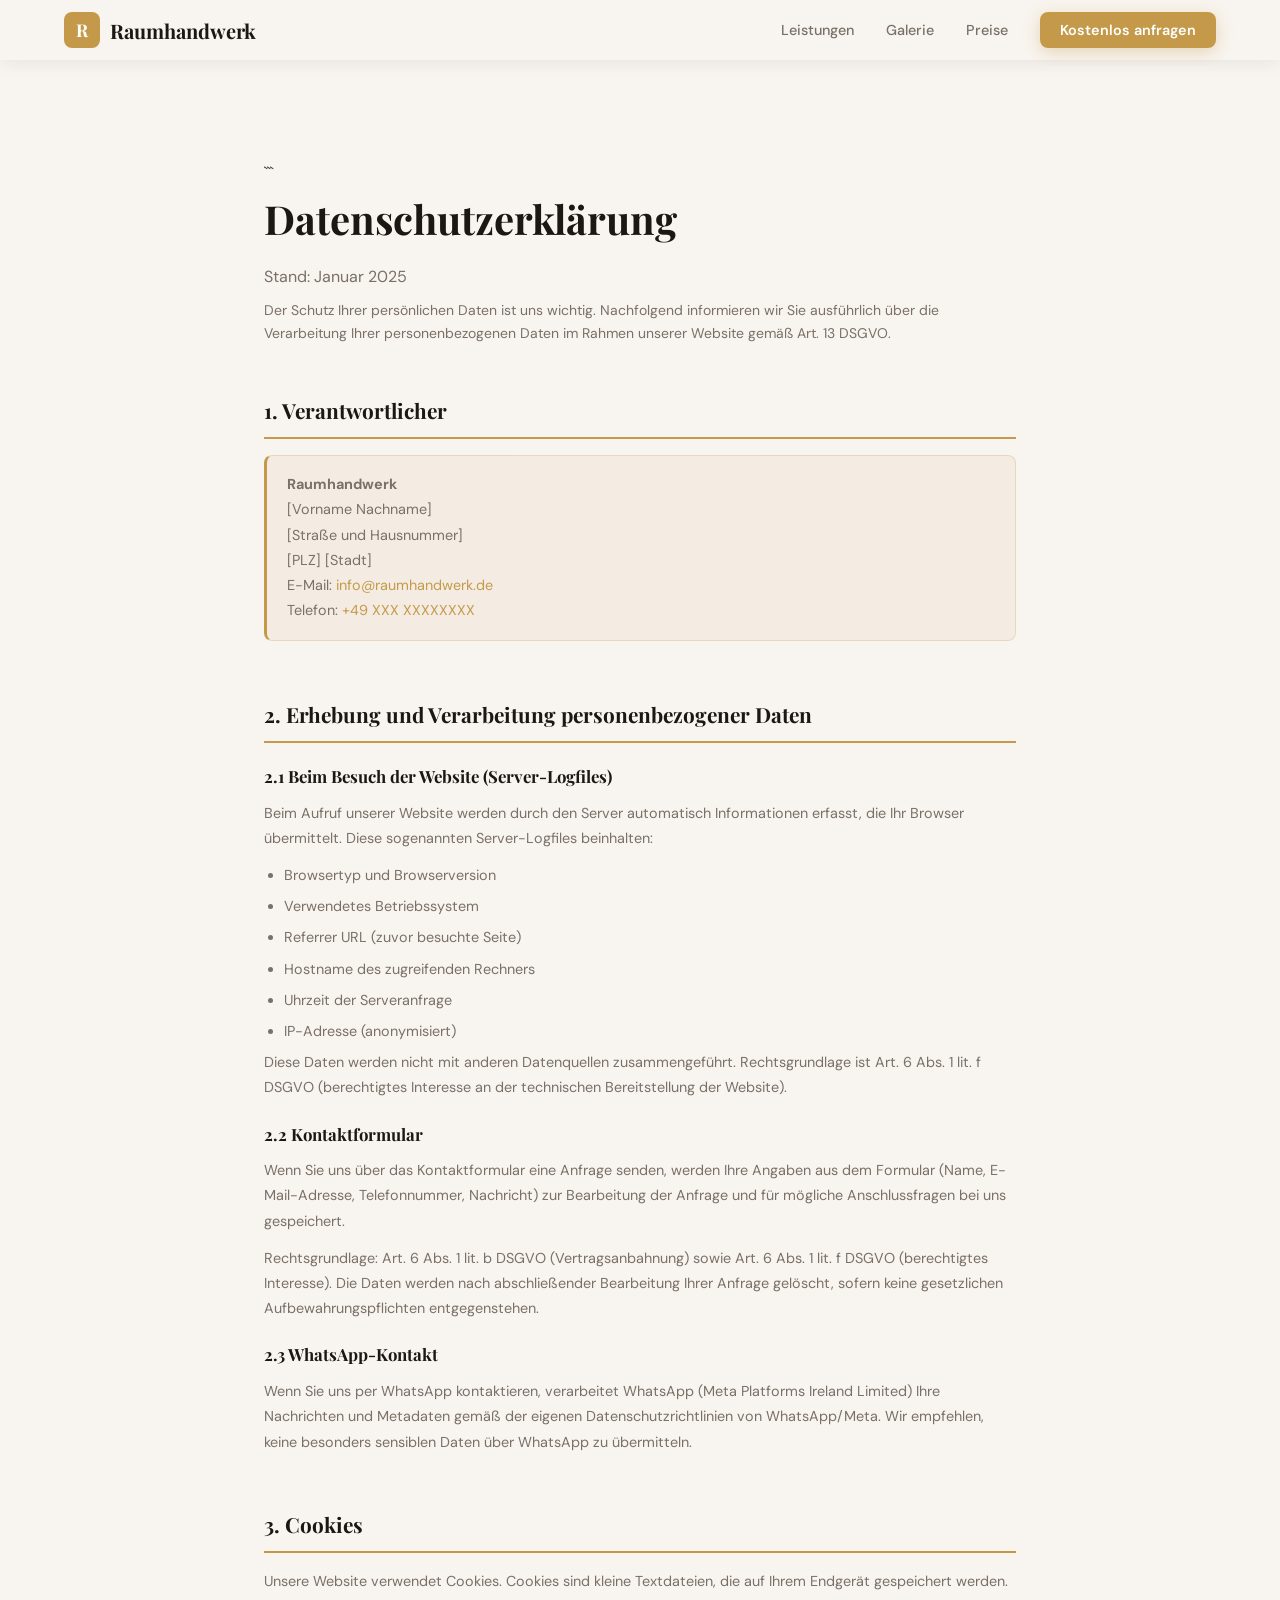
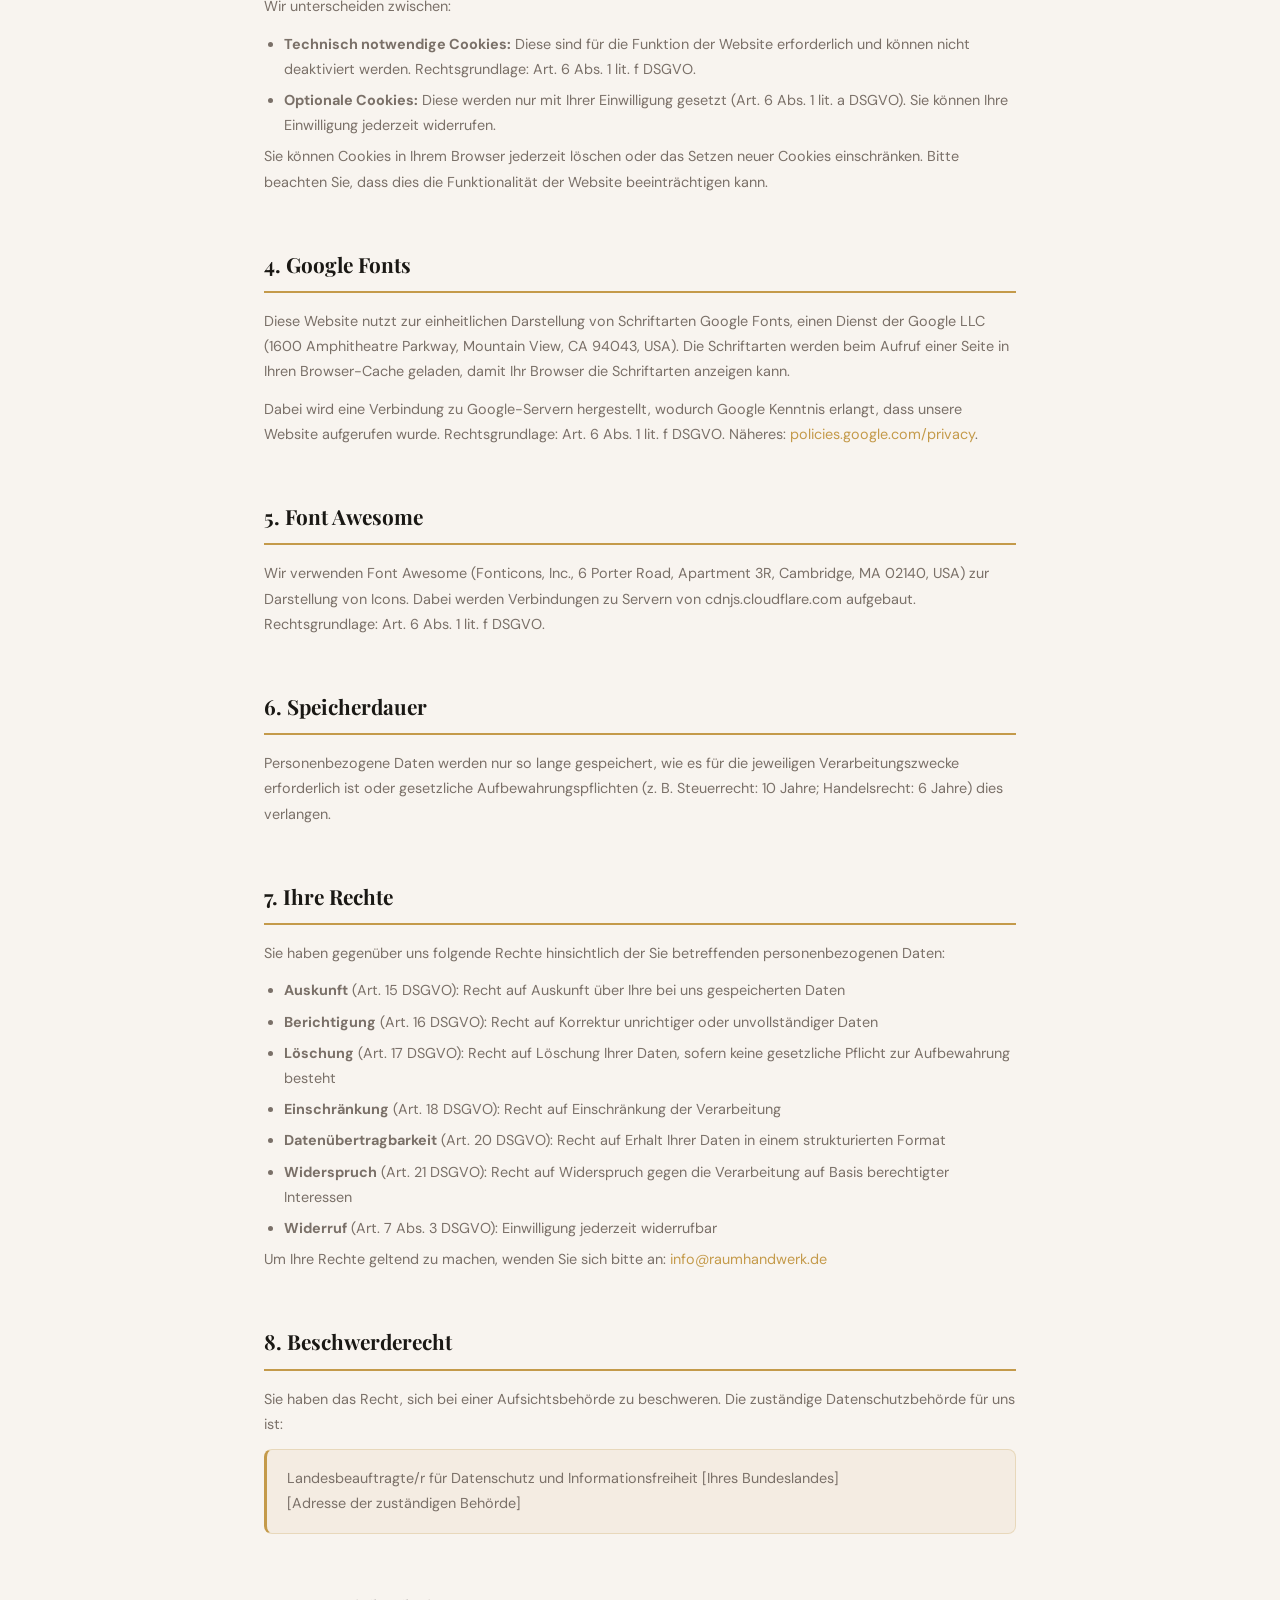
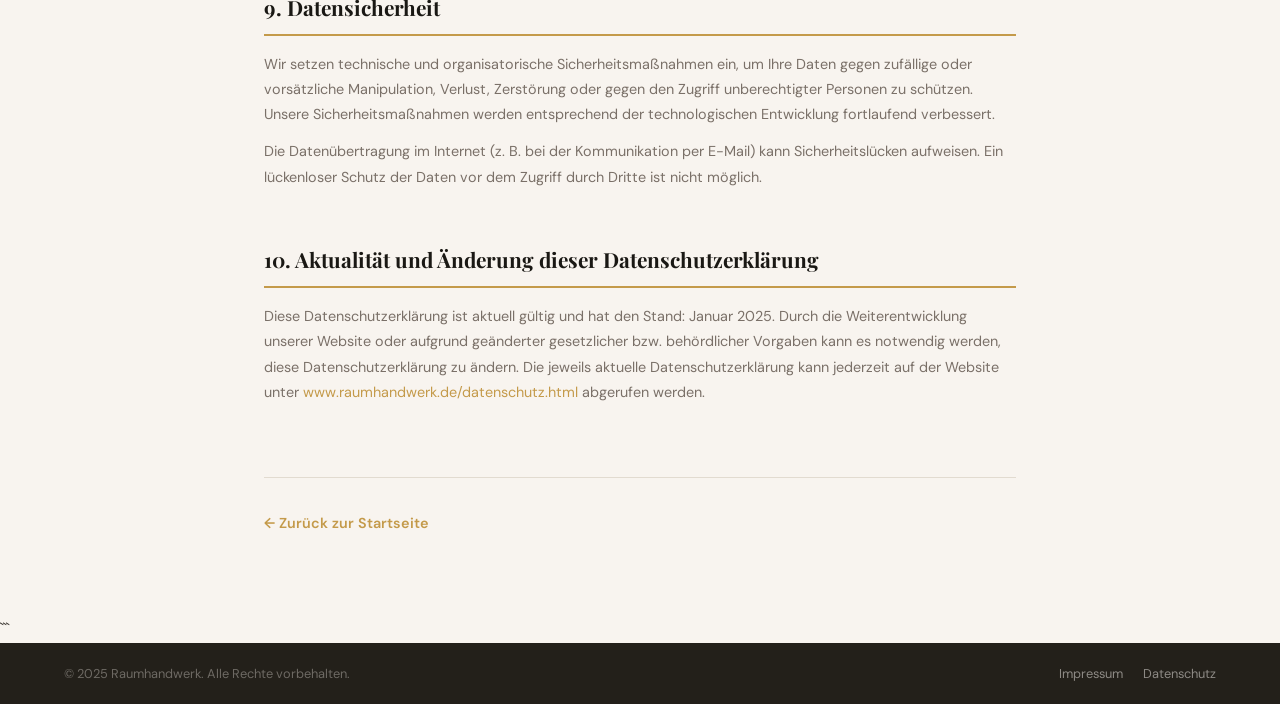
<file: datenschutz.html>
<!DOCTYPE html>

<html lang="de">
<head>
  <meta charset="UTF-8" />
  <meta name="viewport" content="width=device-width, initial-scale=1.0" />
  <meta name="robots" content="noindex, nofollow" />
  <title>Datenschutzerklärung – Raumhandwerk</title>
  <link rel="stylesheet" href="styles.css" />
  <link rel="preconnect" href="https://fonts.googleapis.com" />
  <link rel="preconnect" href="https://fonts.gstatic.com" crossorigin />
  <link href="https://fonts.googleapis.com/css2?family=Playfair+Display:wght@400;600;700&family=DM+Sans:wght@300;400;500;600&display=swap" rel="stylesheet" />
  <style>
    .legal-content { display: flex; flex-direction: column; gap: 40px; }
    .legal-section h2 {
      font-family: var(--font-head);
      font-size: 1.3rem;
      color: var(--c-dark);
      margin-bottom: 16px;
      padding-bottom: 10px;
      border-bottom: 2px solid var(--c-gold);
    }
    .legal-section h3 {
      font-family: var(--font-head);
      font-size: 1.05rem;
      color: var(--c-dark);
      margin: 20px 0 10px;
    }
    .legal-section p { color: var(--c-muted); line-height: 1.75; margin-bottom: 12px; font-size: .9rem; }
    .legal-section ul { list-style: disc; padding-left: 20px; color: var(--c-muted); font-size: .9rem; line-height: 1.75; }
    .legal-section ul li { margin-bottom: 6px; }
    .legal-section a { color: var(--c-gold); }
    .legal-section a:hover { text-decoration: underline; }
    .info-box {
      background: rgba(196,154,74,.08);
      border: 1px solid rgba(196,154,74,.25);
      border-left: 3px solid var(--c-gold);
      border-radius: var(--radius-sm);
      padding: 16px 20px;
      margin-bottom: 16px;
    }
    .info-box p { margin-bottom: 0; }
  </style>
</head>
<body>

  <!-- HEADER -->

  <header id="siteHeader" class="site-header scrolled">
    <nav class="nav container">
      <a href="index.html" class="logo" style="color: var(--c-dark);">
        <span class="logo-r">R</span>
        <span>Raumhandwerk</span>
      </a>
      <ul class="nav-links" id="navLinks">
        <li><a href="index.html#leistungen">Leistungen</a></li>
        <li><a href="index.html#galerie">Galerie</a></li>
        <li><a href="index.html#preise">Preise</a></li>
        <li><a href="index.html#kontakt" class="nav-cta-link">Kostenlos anfragen</a></li>
      </ul>
      <button class="hamburger" id="hamburger" aria-label="Menü öffnen" aria-expanded="false">
        <span></span><span></span><span></span>
      </button>
    </nav>
  </header>

  <!-- CONTENT -->

  <main style="padding-top: 80px; min-height: 70vh; background: var(--c-cream);">
    <div class="container" style="max-width: 800px; padding: 80px 24px;">

```
  <h1 style="font-family: var(--font-head); font-size: 2.5rem; color: var(--c-dark); margin-bottom: 12px;">Datenschutzerklärung</h1>
  <p style="color: var(--c-muted); margin-bottom: 8px;">Stand: Januar 2025</p>
  <p style="color: var(--c-muted); margin-bottom: 48px; font-size: .875rem;">
    Der Schutz Ihrer persönlichen Daten ist uns wichtig. Nachfolgend informieren wir Sie ausführlich über die Verarbeitung Ihrer personenbezogenen Daten im Rahmen unserer Website gemäß Art. 13 DSGVO.
  </p>

  <div class="legal-content">

    <!-- 1 -->
    <section class="legal-section">
      <h2>1. Verantwortlicher</h2>
      <div class="info-box">
        <p><strong>Raumhandwerk</strong><br />
        [Vorname Nachname]<br />
        [Straße und Hausnummer]<br />
        [PLZ] [Stadt]<br />
        E-Mail: <a href="mailto:info@raumhandwerk.de">info@raumhandwerk.de</a><br />
        Telefon: <a href="tel:+49XXXXXXXXXXX">+49 XXX XXXXXXXX</a></p>
      </div>
    </section>

    <!-- 2 -->
    <section class="legal-section">
      <h2>2. Erhebung und Verarbeitung personenbezogener Daten</h2>
      <h3>2.1 Beim Besuch der Website (Server-Logfiles)</h3>
      <p>Beim Aufruf unserer Website werden durch den Server automatisch Informationen erfasst, die Ihr Browser übermittelt. Diese sogenannten Server-Logfiles beinhalten:</p>
      <ul>
        <li>Browsertyp und Browserversion</li>
        <li>Verwendetes Betriebssystem</li>
        <li>Referrer URL (zuvor besuchte Seite)</li>
        <li>Hostname des zugreifenden Rechners</li>
        <li>Uhrzeit der Serveranfrage</li>
        <li>IP-Adresse (anonymisiert)</li>
      </ul>
      <p>Diese Daten werden nicht mit anderen Datenquellen zusammengeführt. Rechtsgrundlage ist Art. 6 Abs. 1 lit. f DSGVO (berechtigtes Interesse an der technischen Bereitstellung der Website).</p>

      <h3>2.2 Kontaktformular</h3>
      <p>Wenn Sie uns über das Kontaktformular eine Anfrage senden, werden Ihre Angaben aus dem Formular (Name, E-Mail-Adresse, Telefonnummer, Nachricht) zur Bearbeitung der Anfrage und für mögliche Anschlussfragen bei uns gespeichert.</p>
      <p>Rechtsgrundlage: Art. 6 Abs. 1 lit. b DSGVO (Vertragsanbahnung) sowie Art. 6 Abs. 1 lit. f DSGVO (berechtigtes Interesse). Die Daten werden nach abschließender Bearbeitung Ihrer Anfrage gelöscht, sofern keine gesetzlichen Aufbewahrungspflichten entgegenstehen.</p>

      <h3>2.3 WhatsApp-Kontakt</h3>
      <p>Wenn Sie uns per WhatsApp kontaktieren, verarbeitet WhatsApp (Meta Platforms Ireland Limited) Ihre Nachrichten und Metadaten gemäß der eigenen Datenschutzrichtlinien von WhatsApp/Meta. Wir empfehlen, keine besonders sensiblen Daten über WhatsApp zu übermitteln.</p>
    </section>

    <!-- 3 -->
    <section class="legal-section">
      <h2>3. Cookies</h2>
      <p>Unsere Website verwendet Cookies. Cookies sind kleine Textdateien, die auf Ihrem Endgerät gespeichert werden. Wir unterscheiden zwischen:</p>
      <ul>
        <li><strong>Technisch notwendige Cookies:</strong> Diese sind für die Funktion der Website erforderlich und können nicht deaktiviert werden. Rechtsgrundlage: Art. 6 Abs. 1 lit. f DSGVO.</li>
        <li><strong>Optionale Cookies:</strong> Diese werden nur mit Ihrer Einwilligung gesetzt (Art. 6 Abs. 1 lit. a DSGVO). Sie können Ihre Einwilligung jederzeit widerrufen.</li>
      </ul>
      <p>Sie können Cookies in Ihrem Browser jederzeit löschen oder das Setzen neuer Cookies einschränken. Bitte beachten Sie, dass dies die Funktionalität der Website beeinträchtigen kann.</p>
    </section>

    <!-- 4 -->
    <section class="legal-section">
      <h2>4. Google Fonts</h2>
      <p>Diese Website nutzt zur einheitlichen Darstellung von Schriftarten Google Fonts, einen Dienst der Google LLC (1600 Amphitheatre Parkway, Mountain View, CA 94043, USA). Die Schriftarten werden beim Aufruf einer Seite in Ihren Browser-Cache geladen, damit Ihr Browser die Schriftarten anzeigen kann.</p>
      <p>Dabei wird eine Verbindung zu Google-Servern hergestellt, wodurch Google Kenntnis erlangt, dass unsere Website aufgerufen wurde. Rechtsgrundlage: Art. 6 Abs. 1 lit. f DSGVO. Näheres: <a href="https://policies.google.com/privacy" target="_blank" rel="noopener">policies.google.com/privacy</a>.</p>
    </section>

    <!-- 5 -->
    <section class="legal-section">
      <h2>5. Font Awesome</h2>
      <p>Wir verwenden Font Awesome (Fonticons, Inc., 6 Porter Road, Apartment 3R, Cambridge, MA 02140, USA) zur Darstellung von Icons. Dabei werden Verbindungen zu Servern von cdnjs.cloudflare.com aufgebaut. Rechtsgrundlage: Art. 6 Abs. 1 lit. f DSGVO.</p>
    </section>

    <!-- 6 -->
    <section class="legal-section">
      <h2>6. Speicherdauer</h2>
      <p>Personenbezogene Daten werden nur so lange gespeichert, wie es für die jeweiligen Verarbeitungszwecke erforderlich ist oder gesetzliche Aufbewahrungspflichten (z. B. Steuerrecht: 10 Jahre; Handelsrecht: 6 Jahre) dies verlangen.</p>
    </section>

    <!-- 7 -->
    <section class="legal-section">
      <h2>7. Ihre Rechte</h2>
      <p>Sie haben gegenüber uns folgende Rechte hinsichtlich der Sie betreffenden personenbezogenen Daten:</p>
      <ul>
        <li><strong>Auskunft</strong> (Art. 15 DSGVO): Recht auf Auskunft über Ihre bei uns gespeicherten Daten</li>
        <li><strong>Berichtigung</strong> (Art. 16 DSGVO): Recht auf Korrektur unrichtiger oder unvollständiger Daten</li>
        <li><strong>Löschung</strong> (Art. 17 DSGVO): Recht auf Löschung Ihrer Daten, sofern keine gesetzliche Pflicht zur Aufbewahrung besteht</li>
        <li><strong>Einschränkung</strong> (Art. 18 DSGVO): Recht auf Einschränkung der Verarbeitung</li>
        <li><strong>Datenübertragbarkeit</strong> (Art. 20 DSGVO): Recht auf Erhalt Ihrer Daten in einem strukturierten Format</li>
        <li><strong>Widerspruch</strong> (Art. 21 DSGVO): Recht auf Widerspruch gegen die Verarbeitung auf Basis berechtigter Interessen</li>
        <li><strong>Widerruf</strong> (Art. 7 Abs. 3 DSGVO): Einwilligung jederzeit widerrufbar</li>
      </ul>
      <p>Um Ihre Rechte geltend zu machen, wenden Sie sich bitte an: <a href="mailto:info@raumhandwerk.de">info@raumhandwerk.de</a></p>
    </section>

    <!-- 8 -->
    <section class="legal-section">
      <h2>8. Beschwerderecht</h2>
      <p>Sie haben das Recht, sich bei einer Aufsichtsbehörde zu beschweren. Die zuständige Datenschutzbehörde für uns ist:</p>
      <div class="info-box">
        <p>Landesbeauftragte/r für Datenschutz und Informationsfreiheit [Ihres Bundeslandes]<br />
        [Adresse der zuständigen Behörde]</p>
      </div>
    </section>

    <!-- 9 -->
    <section class="legal-section">
      <h2>9. Datensicherheit</h2>
      <p>Wir setzen technische und organisatorische Sicherheitsmaßnahmen ein, um Ihre Daten gegen zufällige oder vorsätzliche Manipulation, Verlust, Zerstörung oder gegen den Zugriff unberechtigter Personen zu schützen. Unsere Sicherheitsmaßnahmen werden entsprechend der technologischen Entwicklung fortlaufend verbessert.</p>
      <p>Die Datenübertragung im Internet (z. B. bei der Kommunikation per E-Mail) kann Sicherheitslücken aufweisen. Ein lückenloser Schutz der Daten vor dem Zugriff durch Dritte ist nicht möglich.</p>
    </section>

    <!-- 10 -->
    <section class="legal-section">
      <h2>10. Aktualität und Änderung dieser Datenschutzerklärung</h2>
      <p>Diese Datenschutzerklärung ist aktuell gültig und hat den Stand: Januar 2025. Durch die Weiterentwicklung unserer Website oder aufgrund geänderter gesetzlicher bzw. behördlicher Vorgaben kann es notwendig werden, diese Datenschutzerklärung zu ändern. Die jeweils aktuelle Datenschutzerklärung kann jederzeit auf der Website unter <a href="datenschutz.html">www.raumhandwerk.de/datenschutz.html</a> abgerufen werden.</p>
    </section>

  </div>

  <div style="margin-top: 60px; padding-top: 32px; border-top: 1px solid var(--c-border);">
    <a href="index.html" style="display: inline-flex; align-items: center; gap: 8px; color: var(--c-gold); font-weight: 600; font-size: .9rem;">
      ← Zurück zur Startseite
    </a>
  </div>

</div>
```

  </main>

  <!-- FOOTER BOTTOM -->

  <footer class="site-footer" style="padding-top: 0;">
    <div class="footer-bottom">
      <div class="container footer-bot-inner">
        <p>© 2025 Raumhandwerk. Alle Rechte vorbehalten.</p>
        <div style="display: flex; gap: 20px;">
          <a href="impressum.html" style="font-size: .8rem; color: rgba(248,244,239,.5);">Impressum</a>
          <a href="datenschutz.html" style="font-size: .8rem; color: rgba(248,244,239,.5);">Datenschutz</a>
        </div>
      </div>
    </div>
  </footer>

  <script src="script.js"></script>

</body>
</html>
</file>
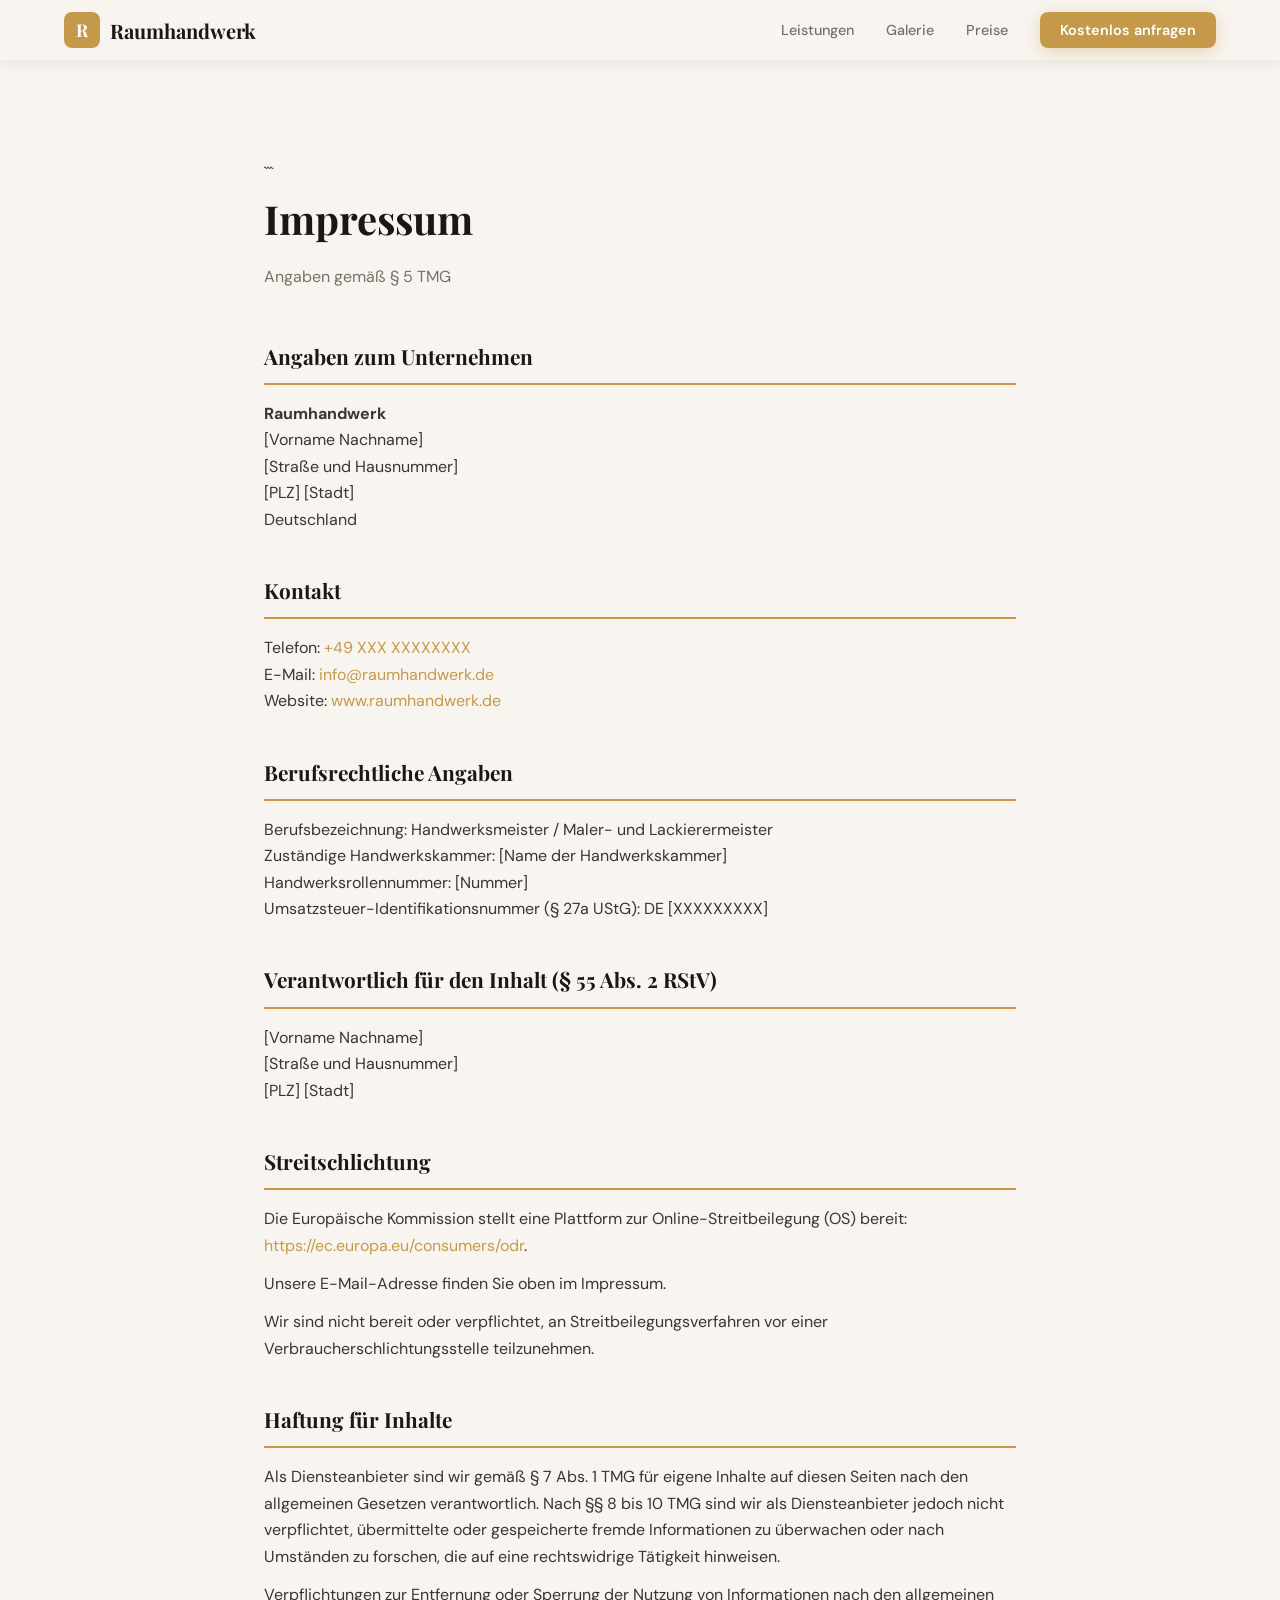
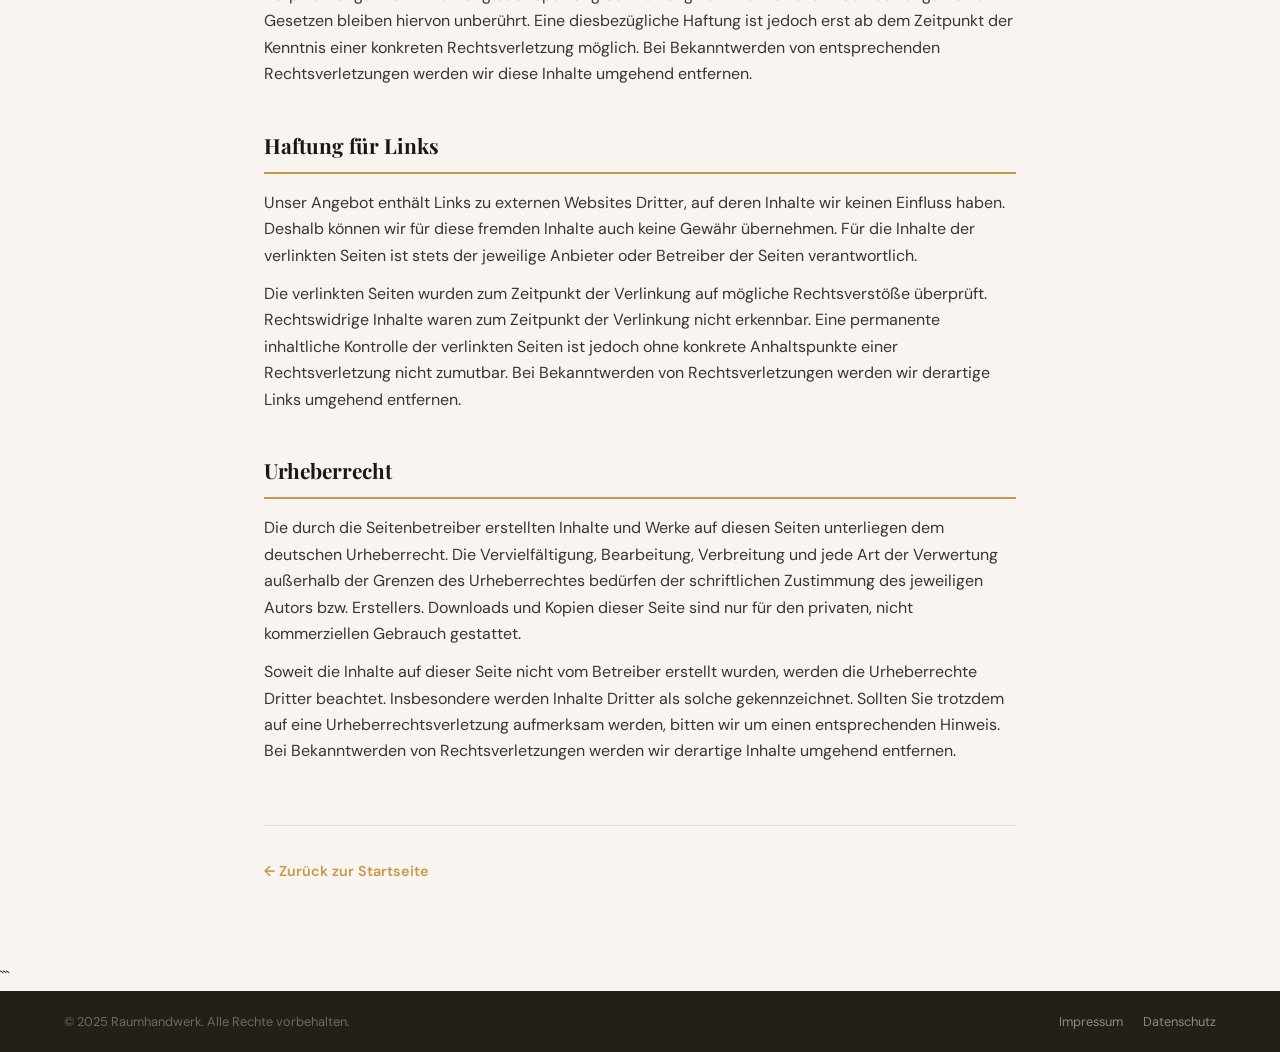
<file: impressum.html>
<!DOCTYPE html>

<html lang="de">
<head>
  <meta charset="UTF-8" />
  <meta name="viewport" content="width=device-width, initial-scale=1.0" />
  <meta name="robots" content="noindex, nofollow" />
  <title>Impressum – Raumhandwerk</title>
  <link rel="stylesheet" href="styles.css" />
  <link rel="preconnect" href="https://fonts.googleapis.com" />
  <link rel="preconnect" href="https://fonts.gstatic.com" crossorigin />
  <link href="https://fonts.googleapis.com/css2?family=Playfair+Display:wght@400;600;700&family=DM+Sans:wght@300;400;500;600&display=swap" rel="stylesheet" />
</head>
<body>

  <!-- HEADER -->

  <header id="siteHeader" class="site-header scrolled">
    <nav class="nav container">
      <a href="index.html" class="logo" style="color: var(--c-dark);">
        <span class="logo-r">R</span>
        <span>Raumhandwerk</span>
      </a>
      <ul class="nav-links" id="navLinks">
        <li><a href="index.html#leistungen">Leistungen</a></li>
        <li><a href="index.html#galerie">Galerie</a></li>
        <li><a href="index.html#preise">Preise</a></li>
        <li><a href="index.html#kontakt" class="nav-cta-link">Kostenlos anfragen</a></li>
      </ul>
      <button class="hamburger" id="hamburger" aria-label="Menü öffnen" aria-expanded="false">
        <span></span><span></span><span></span>
      </button>
    </nav>
  </header>

  <!-- CONTENT -->

  <main style="padding-top: 80px; min-height: 70vh; background: var(--c-cream);">
    <div class="container" style="max-width: 800px; padding: 80px 24px;">

```
  <h1 style="font-family: var(--font-head); font-size: 2.5rem; color: var(--c-dark); margin-bottom: 12px;">Impressum</h1>
  <p style="color: var(--c-muted); margin-bottom: 48px;">Angaben gemäß § 5 TMG</p>

  <div style="display: flex; flex-direction: column; gap: 40px;">

    <section>
      <h2 style="font-family: var(--font-head); font-size: 1.3rem; color: var(--c-dark); margin-bottom: 16px; padding-bottom: 10px; border-bottom: 2px solid var(--c-gold);">Angaben zum Unternehmen</h2>
      <p><strong>Raumhandwerk</strong><br />
      [Vorname Nachname]<br />
      [Straße und Hausnummer]<br />
      [PLZ] [Stadt]<br />
      Deutschland</p>
    </section>

    <section>
      <h2 style="font-family: var(--font-head); font-size: 1.3rem; color: var(--c-dark); margin-bottom: 16px; padding-bottom: 10px; border-bottom: 2px solid var(--c-gold);">Kontakt</h2>
      <p>
        Telefon: <a href="tel:+49XXXXXXXXXXX" style="color: var(--c-gold);">+49 XXX XXXXXXXX</a><br />
        E-Mail: <a href="mailto:info@raumhandwerk.de" style="color: var(--c-gold);">info@raumhandwerk.de</a><br />
        Website: <a href="https://www.raumhandwerk.de" style="color: var(--c-gold);">www.raumhandwerk.de</a>
      </p>
    </section>

    <section>
      <h2 style="font-family: var(--font-head); font-size: 1.3rem; color: var(--c-dark); margin-bottom: 16px; padding-bottom: 10px; border-bottom: 2px solid var(--c-gold);">Berufsrechtliche Angaben</h2>
      <p>
        Berufsbezeichnung: Handwerksmeister / Maler- und Lackierermeister<br />
        Zuständige Handwerkskammer: [Name der Handwerkskammer]<br />
        Handwerksrollennummer: [Nummer]<br />
        Umsatzsteuer-Identifikationsnummer (§ 27a UStG): DE [XXXXXXXXX]
      </p>
    </section>

    <section>
      <h2 style="font-family: var(--font-head); font-size: 1.3rem; color: var(--c-dark); margin-bottom: 16px; padding-bottom: 10px; border-bottom: 2px solid var(--c-gold);">Verantwortlich für den Inhalt (§ 55 Abs. 2 RStV)</h2>
      <p>
        [Vorname Nachname]<br />
        [Straße und Hausnummer]<br />
        [PLZ] [Stadt]
      </p>
    </section>

    <section>
      <h2 style="font-family: var(--font-head); font-size: 1.3rem; color: var(--c-dark); margin-bottom: 16px; padding-bottom: 10px; border-bottom: 2px solid var(--c-gold);">Streitschlichtung</h2>
      <p>Die Europäische Kommission stellt eine Plattform zur Online-Streitbeilegung (OS) bereit: <a href="https://ec.europa.eu/consumers/odr" style="color: var(--c-gold);" target="_blank" rel="noopener">https://ec.europa.eu/consumers/odr</a>.</p>
      <p style="margin-top: 12px;">Unsere E-Mail-Adresse finden Sie oben im Impressum.</p>
      <p style="margin-top: 12px;">Wir sind nicht bereit oder verpflichtet, an Streitbeilegungsverfahren vor einer Verbraucherschlichtungsstelle teilzunehmen.</p>
    </section>

    <section>
      <h2 style="font-family: var(--font-head); font-size: 1.3rem; color: var(--c-dark); margin-bottom: 16px; padding-bottom: 10px; border-bottom: 2px solid var(--c-gold);">Haftung für Inhalte</h2>
      <p>Als Diensteanbieter sind wir gemäß § 7 Abs. 1 TMG für eigene Inhalte auf diesen Seiten nach den allgemeinen Gesetzen verantwortlich. Nach §§ 8 bis 10 TMG sind wir als Diensteanbieter jedoch nicht verpflichtet, übermittelte oder gespeicherte fremde Informationen zu überwachen oder nach Umständen zu forschen, die auf eine rechtswidrige Tätigkeit hinweisen.</p>
      <p style="margin-top: 12px;">Verpflichtungen zur Entfernung oder Sperrung der Nutzung von Informationen nach den allgemeinen Gesetzen bleiben hiervon unberührt. Eine diesbezügliche Haftung ist jedoch erst ab dem Zeitpunkt der Kenntnis einer konkreten Rechtsverletzung möglich. Bei Bekanntwerden von entsprechenden Rechtsverletzungen werden wir diese Inhalte umgehend entfernen.</p>
    </section>

    <section>
      <h2 style="font-family: var(--font-head); font-size: 1.3rem; color: var(--c-dark); margin-bottom: 16px; padding-bottom: 10px; border-bottom: 2px solid var(--c-gold);">Haftung für Links</h2>
      <p>Unser Angebot enthält Links zu externen Websites Dritter, auf deren Inhalte wir keinen Einfluss haben. Deshalb können wir für diese fremden Inhalte auch keine Gewähr übernehmen. Für die Inhalte der verlinkten Seiten ist stets der jeweilige Anbieter oder Betreiber der Seiten verantwortlich.</p>
      <p style="margin-top: 12px;">Die verlinkten Seiten wurden zum Zeitpunkt der Verlinkung auf mögliche Rechtsverstöße überprüft. Rechtswidrige Inhalte waren zum Zeitpunkt der Verlinkung nicht erkennbar. Eine permanente inhaltliche Kontrolle der verlinkten Seiten ist jedoch ohne konkrete Anhaltspunkte einer Rechtsverletzung nicht zumutbar. Bei Bekanntwerden von Rechtsverletzungen werden wir derartige Links umgehend entfernen.</p>
    </section>

    <section>
      <h2 style="font-family: var(--font-head); font-size: 1.3rem; color: var(--c-dark); margin-bottom: 16px; padding-bottom: 10px; border-bottom: 2px solid var(--c-gold);">Urheberrecht</h2>
      <p>Die durch die Seitenbetreiber erstellten Inhalte und Werke auf diesen Seiten unterliegen dem deutschen Urheberrecht. Die Vervielfältigung, Bearbeitung, Verbreitung und jede Art der Verwertung außerhalb der Grenzen des Urheberrechtes bedürfen der schriftlichen Zustimmung des jeweiligen Autors bzw. Erstellers. Downloads und Kopien dieser Seite sind nur für den privaten, nicht kommerziellen Gebrauch gestattet.</p>
      <p style="margin-top: 12px;">Soweit die Inhalte auf dieser Seite nicht vom Betreiber erstellt wurden, werden die Urheberrechte Dritter beachtet. Insbesondere werden Inhalte Dritter als solche gekennzeichnet. Sollten Sie trotzdem auf eine Urheberrechtsverletzung aufmerksam werden, bitten wir um einen entsprechenden Hinweis. Bei Bekanntwerden von Rechtsverletzungen werden wir derartige Inhalte umgehend entfernen.</p>
    </section>

  </div>

  <div style="margin-top: 60px; padding-top: 32px; border-top: 1px solid var(--c-border);">
    <a href="index.html" style="display: inline-flex; align-items: center; gap: 8px; color: var(--c-gold); font-weight: 600; font-size: .9rem; transition: gap .2s;">
      ← Zurück zur Startseite
    </a>
  </div>

</div>
```

  </main>

  <!-- FOOTER BOTTOM -->

  <footer class="site-footer" style="padding-top: 0;">
    <div class="footer-bottom">
      <div class="container footer-bot-inner">
        <p>© 2025 Raumhandwerk. Alle Rechte vorbehalten.</p>
        <div style="display: flex; gap: 20px;">
          <a href="impressum.html" style="font-size: .8rem; color: rgba(248,244,239,.5);">Impressum</a>
          <a href="datenschutz.html" style="font-size: .8rem; color: rgba(248,244,239,.5);">Datenschutz</a>
        </div>
      </div>
    </div>
  </footer>

  <script src="script.js"></script>

</body>
</html>
</file>
<file: styles.css>
/* ════════════════════════════════════════════
   RAUMHANDWERK.DE — STYLES.CSS
   Premium · Modern · Conversion-optimized
   ════════════════════════════════════════════ */

/* ── VARIABLES ─────────────────────────────── */
:root {
  --c-dark:    #1a1814;
  --c-dark-2:  #2c2820;
  --c-cream:   #f8f4ef;
  --c-warm:    #ede8e0;
  --c-gold:    #c49a4a;
  --c-gold-lt: #d4b06a;
  --c-stone:   #9a8f7e;
  --c-text:    #3a3530;
  --c-muted:   #7a7068;
  --c-white:   #ffffff;
  --c-border:  #e2dbd0;

  --font-head: 'Playfair Display', Georgia, serif;
  --font-body: 'DM Sans', system-ui, sans-serif;

  --shadow-sm: 0 2px 12px rgba(26,24,20,.07);
  --shadow-md: 0 8px 32px rgba(26,24,20,.12);
  --shadow-lg: 0 20px 60px rgba(26,24,20,.18);

  --radius-sm: 8px;
  --radius-md: 14px;
  --radius-lg: 24px;

  --ease-out:    cubic-bezier(.22,.61,.36,1);
  --ease-spring: cubic-bezier(.34,1.56,.64,1);
}

/* ── RESET ──────────────────────────────────── */
*, *::before, *::after { box-sizing: border-box; margin: 0; padding: 0; }
html { scroll-behavior: smooth; font-size: 16px; }
body {
  font-family: var(--font-body);
  color: var(--c-text);
  background: var(--c-cream);
  overflow-x: hidden;
  line-height: 1.65;
}
img { display: block; max-width: 100%; height: auto; }
a { text-decoration: none; color: inherit; }
ul { list-style: none; }
button { cursor: pointer; border: none; background: none; font-family: inherit; }
input, select, textarea { font-family: inherit; }

/* ── CONTAINER ──────────────────────────────── */
.container {
  max-width: 1200px;
  margin: 0 auto;
  padding: 0 24px;
}

/* ── SECTION BASE ───────────────────────────── */
.section { padding: 100px 0; }

/* ── SECTION HEADER ─────────────────────────── */
.sec-head { text-align: center; margin-bottom: 64px; }
.sec-tag {
  display: inline-block;
  font-family: var(--font-body);
  font-size: .75rem;
  font-weight: 600;
  letter-spacing: .12em;
  text-transform: uppercase;
  color: var(--c-gold);
  background: rgba(196,154,74,.1);
  border: 1px solid rgba(196,154,74,.25);
  padding: 6px 16px;
  border-radius: 100px;
  margin-bottom: 16px;
}
.sec-title {
  font-family: var(--font-head);
  font-size: clamp(2rem, 4vw, 3rem);
  font-weight: 700;
  color: var(--c-dark);
  line-height: 1.2;
  margin-bottom: 16px;
}
.sec-title em { font-style: italic; color: var(--c-gold); }
.sec-sub { font-size: 1.05rem; color: var(--c-muted); max-width: 560px; margin: 0 auto; }

/* ── TYPOGRAPHY ─────────────────────────────── */
h1,h2,h3,h4 { font-family: var(--font-head); }

/* ── BUTTONS ────────────────────────────────── */
.btn-primary {
  display: inline-flex;
  align-items: center;
  gap: 8px;
  background: var(--c-gold);
  color: var(--c-white);
  font-family: var(--font-body);
  font-size: .95rem;
  font-weight: 600;
  padding: 14px 28px;
  border-radius: var(--radius-sm);
  transition: background .25s, transform .2s var(--ease-spring), box-shadow .25s;
  box-shadow: 0 4px 20px rgba(196,154,74,.35);
}
.btn-primary:hover {
  background: var(--c-gold-lt);
  transform: translateY(-2px);
  box-shadow: 0 8px 28px rgba(196,154,74,.45);
}
.btn-primary.large { padding: 16px 36px; font-size: 1rem; }
.btn-primary.full  { width: 100%; justify-content: center; }

.btn-ghost {
  display: inline-flex;
  align-items: center;
  gap: 8px;
  background: transparent;
  color: var(--c-white);
  font-family: var(--font-body);
  font-size: .95rem;
  font-weight: 500;
  padding: 14px 28px;
  border-radius: var(--radius-sm);
  border: 1.5px solid rgba(255,255,255,.45);
  transition: all .25s;
}
.btn-ghost:hover {
  background: rgba(255,255,255,.1);
  border-color: rgba(255,255,255,.7);
}

.btn-price {
  display: block;
  text-align: center;
  padding: 13px 24px;
  border: 2px solid var(--c-border);
  border-radius: var(--radius-sm);
  font-family: var(--font-body);
  font-weight: 600;
  color: var(--c-text);
  transition: all .25s;
  margin-top: auto;
}
.btn-price:hover { border-color: var(--c-gold); color: var(--c-gold); }
.btn-price.gold {
  background: var(--c-gold);
  border-color: var(--c-gold);
  color: #fff;
  box-shadow: 0 4px 20px rgba(196,154,74,.4);
}
.btn-price.gold:hover { background: var(--c-gold-lt); border-color: var(--c-gold-lt); }

.btn-wa-cta {
  display: inline-flex;
  align-items: center;
  gap: 10px;
  background: #25d366;
  color: #fff;
  font-family: var(--font-body);
  font-size: .95rem;
  font-weight: 600;
  padding: 14px 28px;
  border-radius: var(--radius-sm);
  transition: background .25s, transform .2s;
  box-shadow: 0 4px 20px rgba(37,211,102,.35);
}
.btn-wa-cta:hover { background: #1fba59; transform: translateY(-2px); }
.btn-wa-cta.large { padding: 16px 36px; font-size: 1rem; }

.btn-arr { opacity: .7; transition: transform .2s; }
.btn-primary:hover .btn-arr { transform: translateX(4px); opacity: 1; }

/* ════════════════════════════════════════════
   COOKIE BANNER
   ════════════════════════════════════════════ */
.cookie-banner {
  position: fixed;
  bottom: 24px;
  left: 24px;
  right: 24px;
  max-width: 560px;
  background: var(--c-dark);
  color: var(--c-cream);
  border-radius: var(--radius-md);
  box-shadow: var(--shadow-lg);
  z-index: 9999;
  padding: 20px 24px;
  animation: slideUpIn .4s var(--ease-out);
}
.cookie-inner { display: flex; flex-direction: column; gap: 14px; }
.cookie-inner p { font-size: .875rem; line-height: 1.5; }
.cookie-inner a { color: var(--c-gold); text-decoration: underline; }
.cookie-btns { display: flex; gap: 10px; }
.cookie-accept {
  flex: 1; padding: 9px 16px; background: var(--c-gold); color: #fff;
  border-radius: 6px; font-family: var(--font-body); font-weight: 600;
  font-size: .875rem; transition: background .2s;
}
.cookie-accept:hover { background: var(--c-gold-lt); }
.cookie-decline {
  padding: 9px 16px; background: transparent; color: var(--c-stone);
  border: 1px solid rgba(154,143,126,.4); border-radius: 6px;
  font-family: var(--font-body); font-size: .875rem; transition: all .2s;
}
.cookie-decline:hover { color: var(--c-cream); border-color: var(--c-stone); }
.cookie-banner.hide { display: none; }

/* ════════════════════════════════════════════
   WHATSAPP FLOAT
   ════════════════════════════════════════════ */
.wa-float {
  position: fixed;
  bottom: 32px;
  right: 28px;
  z-index: 9000;
  display: flex;
  align-items: center;
  gap: 12px;
  background: #25d366;
  color: #fff;
  border-radius: 100px;
  padding: 14px 22px 14px 18px;
  box-shadow: 0 6px 30px rgba(37,211,102,.45);
  font-family: var(--font-body);
  font-weight: 600;
  font-size: .9rem;
  transition: transform .25s var(--ease-spring), box-shadow .25s;
  animation: waPulse 2.8s ease-in-out infinite;
}
.wa-float i { font-size: 1.5rem; line-height: 1; }
.wa-float .wa-bubble { white-space: nowrap; }
.wa-float:hover {
  transform: scale(1.05) translateY(-2px);
  box-shadow: 0 10px 40px rgba(37,211,102,.55);
  animation: none;
}
@keyframes waPulse {
  0%,100% { transform: scale(1); box-shadow: 0 6px 30px rgba(37,211,102,.45); }
  50%      { transform: scale(1.03); box-shadow: 0 8px 40px rgba(37,211,102,.6); }
}

/* ════════════════════════════════════════════
   HEADER
   ════════════════════════════════════════════ */
.site-header {
  position: fixed;
  top: 0; left: 0; right: 0;
  z-index: 800;
  padding: 20px 0;
  transition: background .3s, padding .3s, box-shadow .3s;
}
.site-header.scrolled {
  background: rgba(248,244,239,.96);
  backdrop-filter: blur(12px);
  -webkit-backdrop-filter: blur(12px);
  padding: 12px 0;
  box-shadow: 0 2px 20px rgba(26,24,20,.08);
}
.nav {
  display: flex;
  align-items: center;
  justify-content: space-between;
  gap: 24px;
}
.logo {
  display: flex;
  align-items: center;
  gap: 10px;
  font-family: var(--font-head);
  font-size: 1.25rem;
  font-weight: 700;
  color: var(--c-white);
  transition: color .3s;
  white-space: nowrap;
}
.site-header.scrolled .logo { color: var(--c-dark); }
.logo-r {
  display: inline-flex;
  align-items: center;
  justify-content: center;
  width: 36px;
  height: 36px;
  background: var(--c-gold);
  color: #fff;
  border-radius: 8px;
  font-size: 1.1rem;
  font-weight: 700;
  font-family: var(--font-head);
  flex-shrink: 0;
}
.nav-links {
  display: flex;
  align-items: center;
  gap: 32px;
}
.nav-links a {
  font-family: var(--font-body);
  font-size: .9rem;
  font-weight: 500;
  color: rgba(255,255,255,.85);
  transition: color .2s;
  position: relative;
}
.nav-links a::after {
  content: '';
  position: absolute;
  bottom: -3px;
  left: 0;
  right: 100%;
  height: 1.5px;
  background: var(--c-gold);
  transition: right .25s var(--ease-out);
}
.nav-links a:hover::after { right: 0; }
.nav-links a:hover { color: var(--c-white); }
.site-header.scrolled .nav-links a { color: var(--c-muted); }
.site-header.scrolled .nav-links a:hover { color: var(--c-dark); }
.nav-cta-link {
  background: var(--c-gold) !important;
  color: #fff !important;
  padding: 9px 20px;
  border-radius: var(--radius-sm);
  font-weight: 600 !important;
  transition: background .2s, transform .2s !important;
  box-shadow: 0 4px 16px rgba(196,154,74,.35);
}
.nav-cta-link:hover { background: var(--c-gold-lt) !important; transform: translateY(-1px) !important; }
.nav-cta-link::after { display: none !important; }

.hamburger {
  display: none;
  flex-direction: column;
  gap: 5px;
  padding: 4px;
}
.hamburger span {
  display: block;
  width: 24px;
  height: 2px;
  background: var(--c-white);
  border-radius: 2px;
  transition: all .3s var(--ease-out);
}
.site-header.scrolled .hamburger span { background: var(--c-dark); }
.hamburger.open span:nth-child(1) { transform: translateY(7px) rotate(45deg); }
.hamburger.open span:nth-child(2) { opacity: 0; }
.hamburger.open span:nth-child(3) { transform: translateY(-7px) rotate(-45deg); }

/* ════════════════════════════════════════════
   HERO
   ════════════════════════════════════════════ */
.hero {
  background: var(--c-dark-2);
  position: relative;
  min-height: 100vh;
  display: flex;
  align-items: center;
  padding-top: 80px;
  overflow: hidden;
}
.hero-bg-img {
  position: absolute;
  inset: 0;
  background: url('https://images.unsplash.com/photo-1556909114-f6e7ad7d3136?w=1600&q=85') center/cover no-repeat;
  transform: scale(1.05);
  animation: heroZoom 18s ease-in-out infinite alternate;
}
@keyframes heroZoom {
  from { transform: scale(1.05); }
  to   { transform: scale(1.12); }
}
.hero-overlay {
  position: absolute;
  inset: 0;
  background: linear-gradient(
    135deg,
    rgba(26,24,20,.85) 0%,
    rgba(44,40,32,.7) 50%,
    rgba(26,24,20,.6) 100%
  );
}
.hero-body {
  position: relative;
  z-index: 2;
  max-width: 760px;
  padding: 60px 24px;
}
.hero-tag {
  display: inline-flex;
  align-items: center;
  gap: 8px;
  background: rgba(255,255,255,.1);
  backdrop-filter: blur(8px);
  border: 1px solid rgba(255,255,255,.2);
  color: rgba(255,255,255,.9);
  font-size: .8rem;
  font-weight: 500;
  padding: 8px 16px;
  border-radius: 100px;
  margin-bottom: 28px;
}
.hero-h1 {
  font-family: var(--font-head);
  font-size: clamp(2.8rem, 7vw, 5.5rem);
  line-height: 1.08;
  font-weight: 700;
  color: var(--c-white);
  margin-bottom: 24px;
}
.hero-h1 .line { display: block; }
.gold-text { color: var(--c-gold); }
.hero-sub {
  font-size: clamp(1rem, 2vw, 1.2rem);
  color: rgba(255,255,255,.78);
  line-height: 1.7;
  margin-bottom: 40px;
}
.hero-ctas { display: flex; gap: 16px; flex-wrap: wrap; }

.hero-scroll {
  position: absolute;
  bottom: 40px;
  left: 50%;
  transform: translateX(-50%);
  z-index: 2;
}
.scroll-dot {
  width: 6px;
  height: 6px;
  background: var(--c-white);
  border-radius: 50%;
  animation: scrollBounce 2s ease-in-out infinite;
}
@keyframes scrollBounce {
  0%,100% { transform: translateY(0); opacity: 1; }
  50%      { transform: translateY(12px); opacity: .4; }
}

/* ════════════════════════════════════════════
   TRUST BAR
   ════════════════════════════════════════════ */
.trust-bar { background: var(--c-dark); padding: 44px 0; }
.trust-grid {
  display: flex;
  align-items: center;
  justify-content: center;
  gap: 0;
  flex-wrap: wrap;
}
.trust-item {
  flex: 1;
  min-width: 160px;
  text-align: center;
  padding: 12px 24px;
}
.trust-val {
  font-family: var(--font-head);
  font-size: clamp(1.6rem, 3vw, 2.2rem);
  font-weight: 700;
  color: var(--c-gold);
  line-height: 1.1;
}
.trust-lbl {
  font-size: .8rem;
  font-weight: 400;
  color: rgba(248,244,239,.6);
  margin-top: 6px;
  letter-spacing: .04em;
}
.trust-sep {
  width: 1px;
  height: 48px;
  background: rgba(248,244,239,.15);
  flex-shrink: 0;
}

/* ════════════════════════════════════════════
   SERVICES
   ════════════════════════════════════════════ */
.services-section { background: var(--c-cream); }
.services-grid {
  display: grid;
  grid-template-columns: repeat(3, 1fr);
  gap: 24px;
}
.svc-card {
  position: relative;
  background: var(--c-white);
  border: 1px solid var(--c-border);
  border-radius: var(--radius-md);
  padding: 36px 28px;
  transition: transform .3s var(--ease-spring), box-shadow .3s, border-color .3s;
  display: flex;
  flex-direction: column;
  gap: 12px;
}
.svc-card:hover {
  transform: translateY(-6px);
  box-shadow: var(--shadow-lg);
  border-color: rgba(196,154,74,.3);
}
.svc-card.featured {
  background: var(--c-dark);
  border-color: var(--c-dark);
  color: var(--c-cream);
}
.svc-card.featured h3 { color: var(--c-white); }
.svc-card.featured p  { color: rgba(248,244,239,.7); }
.svc-popular {
  display: inline-flex;
  align-items: center;
  gap: 4px;
  background: rgba(196,154,74,.15);
  color: var(--c-gold);
  font-size: .7rem;
  font-weight: 700;
  letter-spacing: .08em;
  text-transform: uppercase;
  padding: 4px 12px;
  border-radius: 100px;
  border: 1px solid rgba(196,154,74,.3);
  width: fit-content;
}
.svc-icon { font-size: 2rem; line-height: 1; }
.svc-card h3 { font-family: var(--font-head); font-size: 1.25rem; color: var(--c-dark); font-weight: 600; }
.svc-card p  { font-size: .9rem; color: var(--c-muted); line-height: 1.65; flex: 1; }
.svc-link {
  display: inline-flex;
  align-items: center;
  gap: 6px;
  font-size: .875rem;
  font-weight: 600;
  color: var(--c-gold);
  transition: gap .2s;
  margin-top: 8px;
}
.svc-link:hover { gap: 10px; }

/* ════════════════════════════════════════════
   GALLERY
   ════════════════════════════════════════════ */
.gallery-section { background: var(--c-warm); }
.gallery-filters {
  display: flex;
  flex-wrap: wrap;
  justify-content: center;
  gap: 10px;
  margin-bottom: 40px;
}
.gf-btn {
  padding: 9px 22px;
  border-radius: 100px;
  border: 1.5px solid var(--c-border);
  font-family: var(--font-body);
  font-size: .875rem;
  font-weight: 500;
  color: var(--c-muted);
  background: var(--c-white);
  transition: all .25s;
}
.gf-btn:hover { border-color: var(--c-gold); color: var(--c-gold); }
.gf-btn.active {
  background: var(--c-gold);
  border-color: var(--c-gold);
  color: #fff;
  font-weight: 600;
}
.gallery-grid {
  display: grid;
  grid-template-columns: repeat(4, 1fr);
  grid-auto-rows: 240px;
  gap: 16px;
}
.g-item {
  position: relative;
  border-radius: var(--radius-md);
  overflow: hidden;
  cursor: pointer;
}
.g-item.g-wide { grid-column: span 2; }
.g-item.g-tall { grid-row: span 2; }
.g-item img {
  width: 100%;
  height: 100%;
  object-fit: cover;
  transition: transform .6s var(--ease-out);
}
.g-item:hover img { transform: scale(1.07); }
.g-overlay {
  position: absolute;
  inset: 0;
  background: linear-gradient(0deg, rgba(26,24,20,.75) 0%, transparent 55%);
  display: flex;
  align-items: flex-end;
  justify-content: space-between;
  padding: 20px;
  opacity: 0;
  transition: opacity .3s;
}
.g-item:hover .g-overlay { opacity: 1; }
.g-overlay span { color: #fff; font-size: .875rem; font-weight: 500; line-height: 1.3; }
.g-expand {
  width: 36px;
  height: 36px;
  background: rgba(255,255,255,.15);
  backdrop-filter: blur(6px);
  border-radius: 50%;
  color: #fff;
  font-size: 1rem;
  display: flex;
  align-items: center;
  justify-content: center;
  flex-shrink: 0;
  transition: background .2s;
}
.g-expand:hover { background: var(--c-gold); }
.g-item.hide { display: none; }

/* ── Lightbox ── */
.lightbox {
  position: fixed;
  inset: 0;
  z-index: 9500;
  background: rgba(10,8,6,.92);
  display: flex;
  align-items: center;
  justify-content: center;
  opacity: 0;
  pointer-events: none;
  transition: opacity .3s;
  backdrop-filter: blur(6px);
}
.lightbox.open { opacity: 1; pointer-events: all; }
.lb-close {
  position: absolute;
  top: 24px;
  right: 28px;
  color: rgba(255,255,255,.7);
  font-size: 1.5rem;
  line-height: 1;
  padding: 8px;
  transition: color .2s, transform .2s;
}
.lb-close:hover { color: #fff; transform: rotate(90deg); }
.lb-nav {
  position: absolute;
  top: 50%;
  transform: translateY(-50%);
  color: rgba(255,255,255,.7);
  font-size: 3rem;
  font-weight: 300;
  padding: 12px 20px;
  transition: color .2s;
}
.lb-nav:hover { color: #fff; }
.lb-prev { left: 20px; }
.lb-next { right: 20px; }
.lb-content { max-width: 90vw; max-height: 90vh; text-align: center; }
.lb-content img {
  max-width: 90vw;
  max-height: 80vh;
  border-radius: var(--radius-sm);
  box-shadow: var(--shadow-lg);
  object-fit: contain;
}
#lbCaption { color: rgba(255,255,255,.6); font-size: .875rem; margin-top: 14px; }

/* ════════════════════════════════════════════
   PROCESS
   ════════════════════════════════════════════ */
.process-section { background: var(--c-cream); }
.process-steps {
  display: grid;
  grid-template-columns: repeat(4, 1fr);
  gap: 0;
  position: relative;
}
.proc-step {
  display: flex;
  flex-direction: column;
  align-items: center;
  text-align: center;
  position: relative;
  padding: 0 20px;
}
.proc-num {
  width: 64px;
  height: 64px;
  background: var(--c-gold);
  color: #fff;
  border-radius: 50%;
  display: flex;
  align-items: center;
  justify-content: center;
  font-family: var(--font-head);
  font-size: 1.1rem;
  font-weight: 700;
  flex-shrink: 0;
  z-index: 1;
  box-shadow: 0 4px 20px rgba(196,154,74,.4);
}
.proc-line {
  position: absolute;
  top: 32px;
  left: calc(50% + 32px);
  right: calc(-50% + 32px);
  height: 2px;
  background: linear-gradient(90deg, var(--c-gold), rgba(196,154,74,.3));
}
.proc-line.last { display: none; }
.proc-body { margin-top: 24px; }
.proc-body h3 { font-family: var(--font-head); font-size: 1.1rem; font-weight: 600; color: var(--c-dark); margin-bottom: 10px; }
.proc-body p  { font-size: .875rem; color: var(--c-muted); line-height: 1.6; }

/* ════════════════════════════════════════════
   PRICING
   ════════════════════════════════════════════ */
.pricing-section { background: var(--c-warm); }
.pricing-grid {
  display: grid;
  grid-template-columns: repeat(3, 1fr);
  gap: 24px;
  align-items: start;
}
.price-card {
  background: var(--c-white);
  border: 1.5px solid var(--c-border);
  border-radius: var(--radius-lg);
  padding: 36px 28px 28px;
  display: flex;
  flex-direction: column;
  gap: 24px;
  position: relative;
  transition: transform .3s var(--ease-spring), box-shadow .3s;
}
.price-card:hover { transform: translateY(-6px); box-shadow: var(--shadow-lg); }
.price-card.popular {
  border-color: var(--c-gold);
  background: var(--c-dark);
  color: var(--c-cream);
  transform: scale(1.03);
}
.price-card.popular:hover { transform: scale(1.03) translateY(-6px); }
.price-badge {
  position: absolute;
  top: -14px;
  left: 50%;
  transform: translateX(-50%);
  background: var(--c-gold);
  color: #fff;
  font-size: .75rem;
  font-weight: 700;
  letter-spacing: .08em;
  text-transform: uppercase;
  padding: 5px 16px;
  border-radius: 100px;
  white-space: nowrap;
}
.price-head h3 {
  font-family: var(--font-head);
  font-size: 1.4rem;
  font-weight: 600;
  color: var(--c-dark);
  margin-bottom: 12px;
}
.price-card.popular .price-head h3 { color: var(--c-white); }
.price-amount { display: flex; align-items: flex-end; gap: 4px; margin-bottom: 10px; }
.p-from { font-size: .8rem; color: var(--c-stone); margin-bottom: 6px; }
.price-card.popular .p-from { color: rgba(248,244,239,.5); }
.p-val {
  font-family: var(--font-head);
  font-size: 2.8rem;
  font-weight: 700;
  color: var(--c-gold);
  line-height: 1;
}
.p-cur { font-size: 1.2rem; font-weight: 600; color: var(--c-gold); margin-bottom: 4px; }
.price-head p { font-size: .875rem; color: var(--c-muted); }
.price-card.popular .price-head p { color: rgba(248,244,239,.6); }
.price-list { display: flex; flex-direction: column; gap: 10px; flex: 1; }
.price-list li {
  display: flex;
  align-items: center;
  gap: 10px;
  font-size: .875rem;
  color: var(--c-muted);
}
.price-card.popular .price-list li { color: rgba(248,244,239,.7); }
.price-list li::before { content: ''; display: block; width: 6px; height: 6px; border-radius: 50%; flex-shrink: 0; }
.price-list li.yes::before { background: var(--c-gold); }
.price-list li.no { opacity: .5; }
.price-list li.no::before { background: var(--c-stone); }
.price-note { text-align: center; font-size: .8rem; color: var(--c-muted); margin-top: 40px; }

/* ════════════════════════════════════════════
   ABOUT
   ════════════════════════════════════════════ */
.about-section { background: var(--c-cream); }
.about-grid {
  display: grid;
  grid-template-columns: 1fr 1fr;
  gap: 80px;
  align-items: center;
}
.about-visuals { position: relative; padding-bottom: 60px; }
.about-img-main { border-radius: var(--radius-lg); overflow: hidden; box-shadow: var(--shadow-lg); }
.about-img-main img { width: 100%; height: 460px; object-fit: cover; }
.about-img-accent {
  position: absolute;
  bottom: 0;
  right: -32px;
  width: 200px;
  border-radius: var(--radius-md);
  overflow: hidden;
  border: 4px solid var(--c-cream);
  box-shadow: var(--shadow-md);
}
.about-img-accent img { width: 100%; height: 160px; object-fit: cover; }
.about-badge-float {
  position: absolute;
  top: 32px;
  left: -20px;
  background: var(--c-white);
  border-radius: var(--radius-md);
  padding: 14px 18px;
  display: flex;
  align-items: center;
  gap: 12px;
  box-shadow: var(--shadow-md);
  border: 1px solid var(--c-border);
}
.badge-icon { font-size: 1.8rem; }
.about-badge-float strong { display: block; font-size: .9rem; font-weight: 700; color: var(--c-dark); }
.about-badge-float span  { display: block; font-size: .75rem; color: var(--c-muted); }
.about-content { display: flex; flex-direction: column; gap: 20px; }
.about-lead { font-family: var(--font-head); font-size: 1.2rem; font-style: italic; color: var(--c-text); line-height: 1.55; }
.about-content p { color: var(--c-muted); font-size: .95rem; }
.about-usp { display: flex; flex-direction: column; gap: 18px; margin: 8px 0; }
.usp-item { display: flex; gap: 14px; align-items: flex-start; }
.usp-ic { font-size: 1.3rem; flex-shrink: 0; margin-top: 2px; }
.usp-item strong { display: block; font-size: .95rem; font-weight: 600; color: var(--c-dark); margin-bottom: 4px; }
.usp-item p { font-size: .85rem; color: var(--c-muted); margin: 0; }

/* ════════════════════════════════════════════
   TESTIMONIALS
   ════════════════════════════════════════════ */
.testi-section { background: var(--c-dark); }
.testi-section .sec-tag  { background: rgba(196,154,74,.15); }
.testi-section .sec-title { color: var(--c-white); }
.testi-section .sec-sub  { color: rgba(248,244,239,.55); }
.testi-grid {
  display: grid;
  grid-template-columns: repeat(3, 1fr);
  gap: 24px;
}
.testi-card {
  background: rgba(255,255,255,.05);
  border: 1px solid rgba(255,255,255,.1);
  border-radius: var(--radius-md);
  padding: 32px 28px;
  display: flex;
  flex-direction: column;
  gap: 16px;
  transition: background .3s, transform .3s;
}
.testi-card:hover { background: rgba(255,255,255,.08); transform: translateY(-4px); }
.testi-card.featured { background: rgba(196,154,74,.1); border-color: rgba(196,154,74,.3); }
.testi-stars { color: var(--c-gold); font-size: .9rem; letter-spacing: 2px; }
.testi-card p { color: rgba(248,244,239,.8); font-size: .9rem; line-height: 1.7; flex: 1; }
.testi-author { display: flex; align-items: center; gap: 12px; }
.testi-av {
  width: 40px;
  height: 40px;
  border-radius: 50%;
  background: var(--c-gold);
  color: #fff;
  display: flex;
  align-items: center;
  justify-content: center;
  font-size: .75rem;
  font-weight: 700;
  flex-shrink: 0;
}
.testi-author strong { display: block; font-size: .875rem; color: var(--c-white); font-weight: 600; }
.testi-author span   { font-size: .75rem; color: rgba(248,244,239,.5); }

/* ════════════════════════════════════════════
   CTA BANNER
   ════════════════════════════════════════════ */
.cta-banner { position: relative; padding: 100px 0; overflow: hidden; }
.cta-bg {
  position: absolute;
  inset: 0;
  background: url('https://images.unsplash.com/photo-1586023492125-27b2c045efd7?w=1600&q=70') center/cover;
}
.cta-banner::after {
  content: '';
  position: absolute;
  inset: 0;
  background: linear-gradient(135deg, rgba(26,24,20,.9), rgba(44,40,32,.85));
}
.cta-body { position: relative; z-index: 2; text-align: center; }
.cta-body h2 {
  font-family: var(--font-head);
  font-size: clamp(2rem, 4vw, 3.2rem);
  color: var(--c-white);
  margin-bottom: 16px;
  font-weight: 700;
}
.cta-body h2 em { color: var(--c-gold); font-style: italic; }
.cta-body p { font-size: 1.1rem; color: rgba(255,255,255,.7); margin-bottom: 40px; }
.cta-actions { display: flex; gap: 16px; justify-content: center; flex-wrap: wrap; }

/* ════════════════════════════════════════════
   CONTACT
   ════════════════════════════════════════════ */
.contact-section { background: var(--c-cream); }
.contact-grid {
  display: grid;
  grid-template-columns: 1fr 1.2fr;
  gap: 80px;
  align-items: start;
}
.contact-left { display: flex; flex-direction: column; gap: 20px; }
.contact-left p { color: var(--c-muted); font-size: .95rem; }
.contact-ways { display: flex; flex-direction: column; gap: 12px; }
.contact-way {
  display: flex;
  align-items: center;
  gap: 16px;
  padding: 16px 20px;
  background: var(--c-white);
  border: 1px solid var(--c-border);
  border-radius: var(--radius-sm);
  transition: border-color .2s, box-shadow .2s;
}
.contact-way:hover { border-color: var(--c-gold); box-shadow: var(--shadow-sm); }
.cw-icon { font-size: 1.4rem; }
.contact-way strong { display: block; font-size: .875rem; font-weight: 600; color: var(--c-dark); }
.contact-way span   { display: block; font-size: .8rem; color: var(--c-muted); }
.opening-hours {
  padding: 20px;
  background: var(--c-warm);
  border-radius: var(--radius-sm);
  border-left: 3px solid var(--c-gold);
}
.opening-hours strong { display: block; font-size: .875rem; font-weight: 600; color: var(--c-dark); margin-bottom: 6px; }
.opening-hours p { font-size: .85rem; color: var(--c-muted); margin: 0; line-height: 1.7; }

/* ── Contact Form ── */
.contact-form {
  background: var(--c-white);
  border: 1px solid var(--c-border);
  border-radius: var(--radius-lg);
  padding: 40px 36px;
  display: flex;
  flex-direction: column;
  gap: 20px;
}
.form-row { display: grid; grid-template-columns: 1fr 1fr; gap: 16px; }
.form-field { display: flex; flex-direction: column; gap: 6px; }
.form-field label { font-size: .8rem; font-weight: 600; color: var(--c-dark); letter-spacing: .02em; }
.form-field input,
.form-field select,
.form-field textarea {
  padding: 12px 16px;
  border: 1.5px solid var(--c-border);
  border-radius: var(--radius-sm);
  font-size: .9rem;
  color: var(--c-text);
  background: var(--c-cream);
  transition: border-color .2s, box-shadow .2s;
  outline: none;
}
.form-field input:focus,
.form-field select:focus,
.form-field textarea:focus {
  border-color: var(--c-gold);
  box-shadow: 0 0 0 3px rgba(196,154,74,.15);
  background: var(--c-white);
}
.form-field textarea { resize: vertical; min-height: 120px; }
.form-field select {
  appearance: none;
  background-image: url("data:image/svg+xml,%3Csvg xmlns='http://www.w3.org/2000/svg' width='12' height='8' viewBox='0 0 12 8'%3E%3Cpath d='M1 1l5 5 5-5' stroke='%239a8f7e' stroke-width='1.5' fill='none' stroke-linecap='round'/%3E%3C/svg%3E");
  background-repeat: no-repeat;
  background-position: right 14px center;
}
.form-privacy-check { display: flex; align-items: flex-start; gap: 10px; }
.form-privacy-check input { margin-top: 3px; accent-color: var(--c-gold); flex-shrink: 0; }
.form-privacy-check label { font-size: .8rem; color: var(--c-muted); line-height: 1.5; }
.form-privacy-check a { color: var(--c-gold); text-decoration: underline; }
.form-ok {
  display: none;
  background: #f0fff5;
  border: 1px solid #6bcf8e;
  border-radius: var(--radius-sm);
  padding: 14px 18px;
  font-size: .875rem;
  color: #1a6b3a;
  font-weight: 500;
}
.form-ok.show { display: block; }

/* ════════════════════════════════════════════
   FOOTER
   ════════════════════════════════════════════ */
.site-footer { background: var(--c-dark-2); padding: 80px 0 0; }
.footer-grid {
  display: grid;
  grid-template-columns: 2fr 1fr 1fr 1fr;
  gap: 48px;
  padding-bottom: 64px;
  border-bottom: 1px solid rgba(255,255,255,.08);
}
.footer-brand { display: flex; flex-direction: column; gap: 16px; }
.footer-logo span:not(.logo-r) { color: var(--c-cream) !important; }
.footer-brand p { font-size: .875rem; color: rgba(248,244,239,.5); line-height: 1.65; max-width: 280px; }
.footer-social { display: flex; gap: 12px; margin-top: 4px; }
.footer-social a {
  width: 38px; height: 38px;
  border-radius: 50%;
  background: rgba(255,255,255,.07);
  border: 1px solid rgba(255,255,255,.12);
  color: rgba(248,244,239,.65);
  display: flex; align-items: center; justify-content: center;
  font-size: .875rem;
  transition: all .2s;
}
.footer-social a:hover { background: var(--c-gold); border-color: var(--c-gold); color: #fff; }
.footer-col h4 { font-family: var(--font-head); font-size: 1rem; font-weight: 600; color: var(--c-cream); margin-bottom: 20px; }
.footer-col ul { display: flex; flex-direction: column; gap: 10px; }
.footer-col a { font-size: .875rem; color: rgba(248,244,239,.5); transition: color .2s; }
.footer-col a:hover { color: var(--c-gold); }
.footer-bottom { padding: 20px 0; background: rgba(0,0,0,.2); }
.footer-bot-inner {
  display: flex;
  align-items: center;
  justify-content: space-between;
  flex-wrap: wrap;
  gap: 8px;
}
.footer-bot-inner p { font-size: .8rem; color: rgba(248,244,239,.35); }

/* ════════════════════════════════════════════
   SCROLL ANIMATIONS — Progressive Enhancement
   Inhalte sind IMMER sichtbar (kein opacity:0
   als Standard). Animationen nur wenn JS läuft
   und .js-ready auf <html> gesetzt wurde.
   ════════════════════════════════════════════ */

/* Standard: sichtbar ohne JS */
.reveal-up, .reveal-left, .reveal-right {
  opacity: 1;
  transform: none;
}

/* Nur animieren wenn JS aktiv ist */
.js-ready .reveal-up {
  opacity: 0;
  transform: translateY(36px);
  transition: opacity .7s var(--ease-out), transform .7s var(--ease-out);
}
.js-ready .reveal-left {
  opacity: 0;
  transform: translateX(-40px);
  transition: opacity .8s var(--ease-out), transform .8s var(--ease-out);
}
.js-ready .reveal-right {
  opacity: 0;
  transform: translateX(40px);
  transition: opacity .8s var(--ease-out), transform .8s var(--ease-out);
}
.js-ready .reveal-up.visible    { opacity: 1; transform: translateY(0); }
.js-ready .reveal-left.visible  { opacity: 1; transform: translateX(0); }
.js-ready .reveal-right.visible { opacity: 1; transform: translateX(0); }

.delay-1 { transition-delay: .1s; }
.delay-2 { transition-delay: .2s; }
.delay-3 { transition-delay: .3s; }
.delay-4 { transition-delay: .4s; }

/* Reduced-motion: niemals animieren */
@media (prefers-reduced-motion: reduce) {
  .reveal-up, .reveal-left, .reveal-right,
  .js-ready .reveal-up, .js-ready .reveal-left, .js-ready .reveal-right {
    opacity: 1 !important;
    transform: none !important;
    transition: none !important;
  }
}

/* ════════════════════════════════════════════
   MISC ANIMATIONS
   ════════════════════════════════════════════ */
@keyframes slideUpIn {
  from { opacity: 0; transform: translateY(24px); }
  to   { opacity: 1; transform: translateY(0); }
}

/* ════════════════════════════════════════════
   RESPONSIVE
   ════════════════════════════════════════════ */
@media (max-width: 1024px) {
  .services-grid { grid-template-columns: repeat(2, 1fr); }
  .gallery-grid { grid-template-columns: repeat(3, 1fr); }
  .pricing-grid { grid-template-columns: 1fr; max-width: 440px; margin: 0 auto; }
  .price-card.popular { transform: none; }
  .price-card.popular:hover { transform: translateY(-6px); }
  .about-grid { grid-template-columns: 1fr; gap: 48px; }
  .about-visuals { max-width: 500px; }
  .about-img-accent { right: 0; }
  .process-steps { grid-template-columns: 1fr 1fr; gap: 48px 0; }
  .proc-line { display: none; }
  .testi-grid { grid-template-columns: 1fr 1fr; }
  .testi-card:last-child { grid-column: span 2; max-width: 440px; margin: 0 auto; width: 100%; }
  .contact-grid { grid-template-columns: 1fr; gap: 48px; }
  .footer-grid { grid-template-columns: 1fr 1fr; }
}

@media (max-width: 768px) {
  .section { padding: 72px 0; }
  .hamburger { display: flex; }
  .nav-links {
    position: fixed;
    top: 0; right: -100%;
    height: 100vh;
    width: min(320px, 80vw);
    background: var(--c-dark);
    flex-direction: column;
    align-items: flex-start;
    justify-content: center;
    padding: 80px 36px;
    gap: 28px;
    transition: right .35s var(--ease-out);
    z-index: 700;
    box-shadow: -8px 0 40px rgba(0,0,0,.4);
  }
  .nav-links.open { right: 0; }
  .nav-links a { font-size: 1.1rem; color: var(--c-cream) !important; }
  .nav-cta-link { font-size: 1rem !important; }
  .hero-h1 { font-size: clamp(2.2rem, 8vw, 3.5rem); }
  .gallery-grid { grid-template-columns: 1fr 1fr; }
  .g-item.g-wide, .g-item.g-tall { grid-column: auto; grid-row: auto; }
  .services-grid { grid-template-columns: 1fr; }
  .process-steps { grid-template-columns: 1fr; gap: 32px; }
  .trust-grid { gap: 0; }
  .trust-sep { width: 100%; height: 1px; }
  .trust-item { min-width: 50%; }
  .testi-grid { grid-template-columns: 1fr; }
  .testi-card:last-child { grid-column: auto; max-width: none; }
  .footer-grid { grid-template-columns: 1fr 1fr; }
  .footer-brand { grid-column: 1 / -1; }
  .form-row { grid-template-columns: 1fr; }
  .contact-form { padding: 28px 20px; }
  .about-img-accent { display: none; }
  .about-badge-float { display: none; }
  .cta-actions { flex-direction: column; align-items: center; }
  .wa-float { padding: 14px; }
  .wa-float .wa-bubble { display: none; }
  .cookie-banner { bottom: 0; left: 0; right: 0; border-radius: var(--radius-md) var(--radius-md) 0 0; }
}

@media (max-width: 480px) {
  .gallery-grid { grid-template-columns: 1fr; }
  .footer-grid { grid-template-columns: 1fr; }
  .hero-ctas { flex-direction: column; align-items: flex-start; }
  .footer-bot-inner { flex-direction: column; text-align: center; }
}

/* ── Scrollbar ── */
::-webkit-scrollbar { width: 6px; }
::-webkit-scrollbar-track { background: var(--c-cream); }
::-webkit-scrollbar-thumb { background: var(--c-gold); border-radius: 3px; }

/* ── Selection ── */
::selection { background: rgba(196,154,74,.25); color: var(--c-dark); }
</file>
